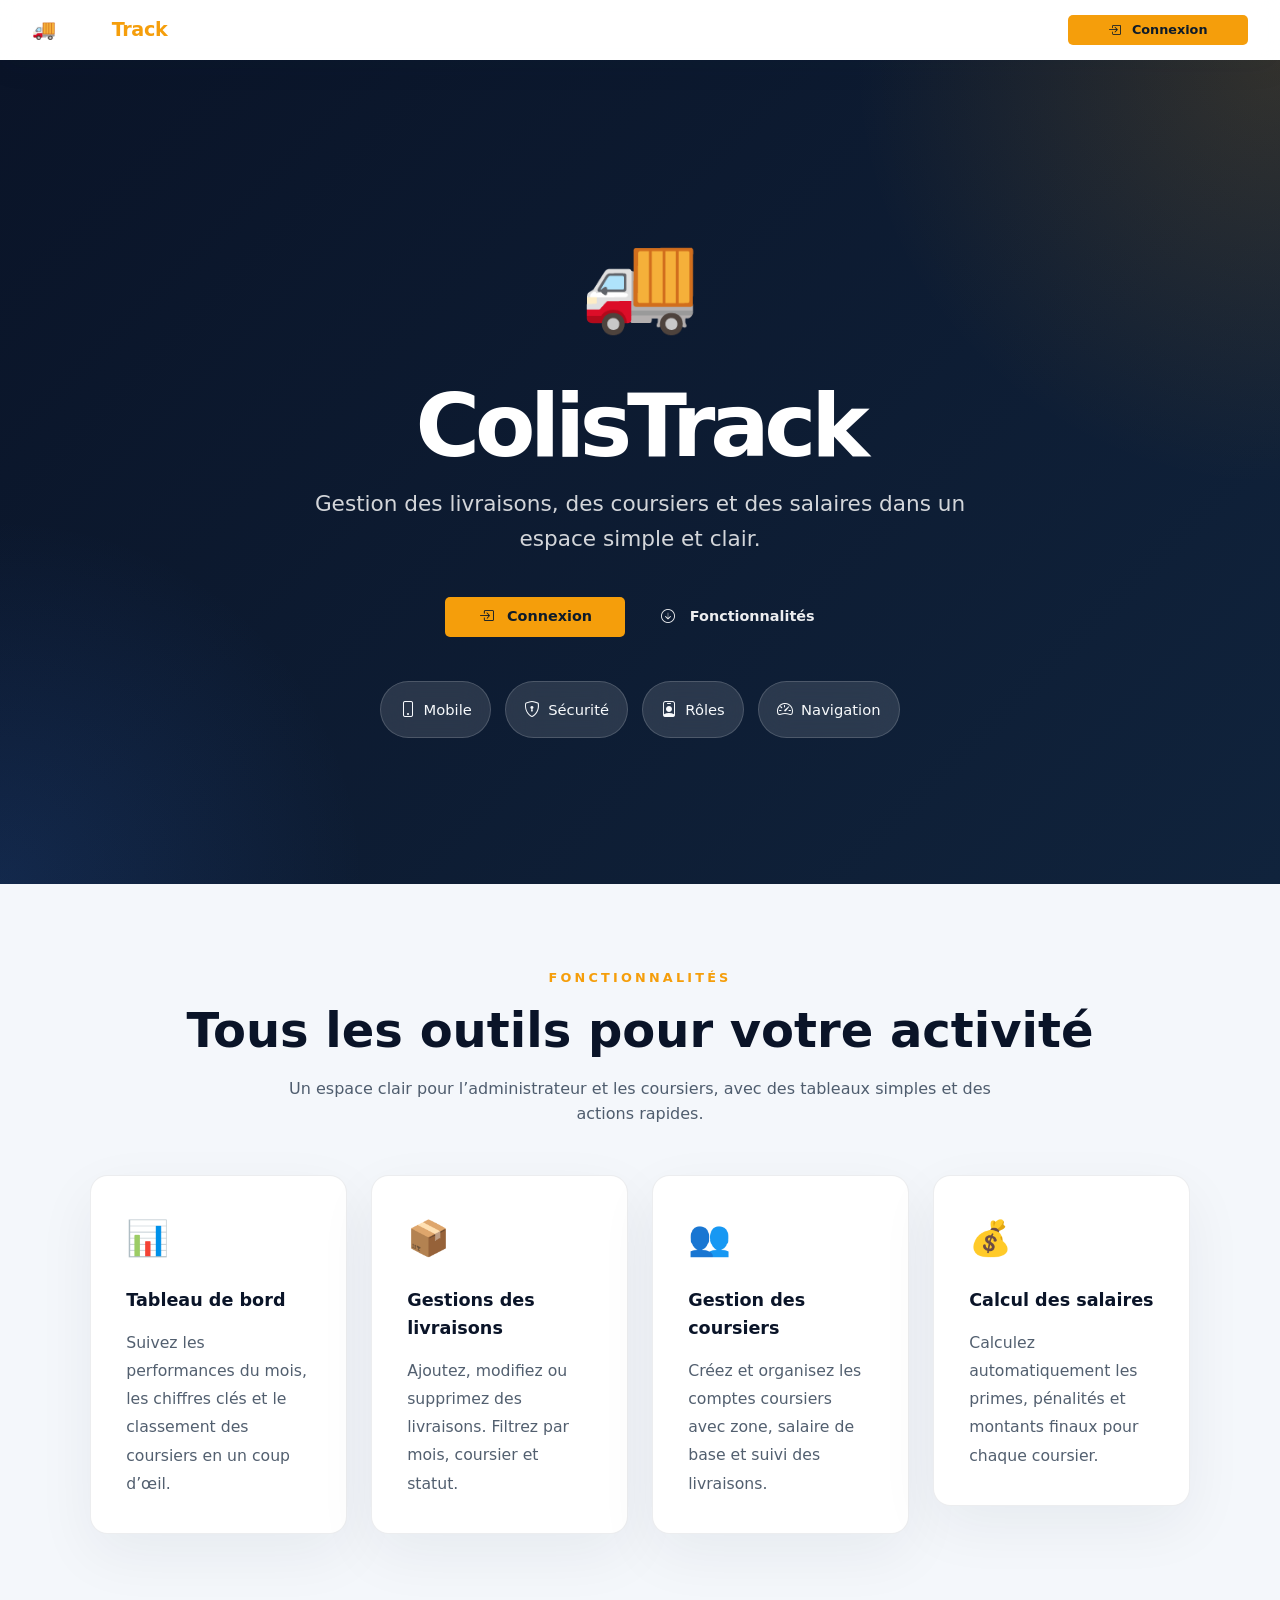
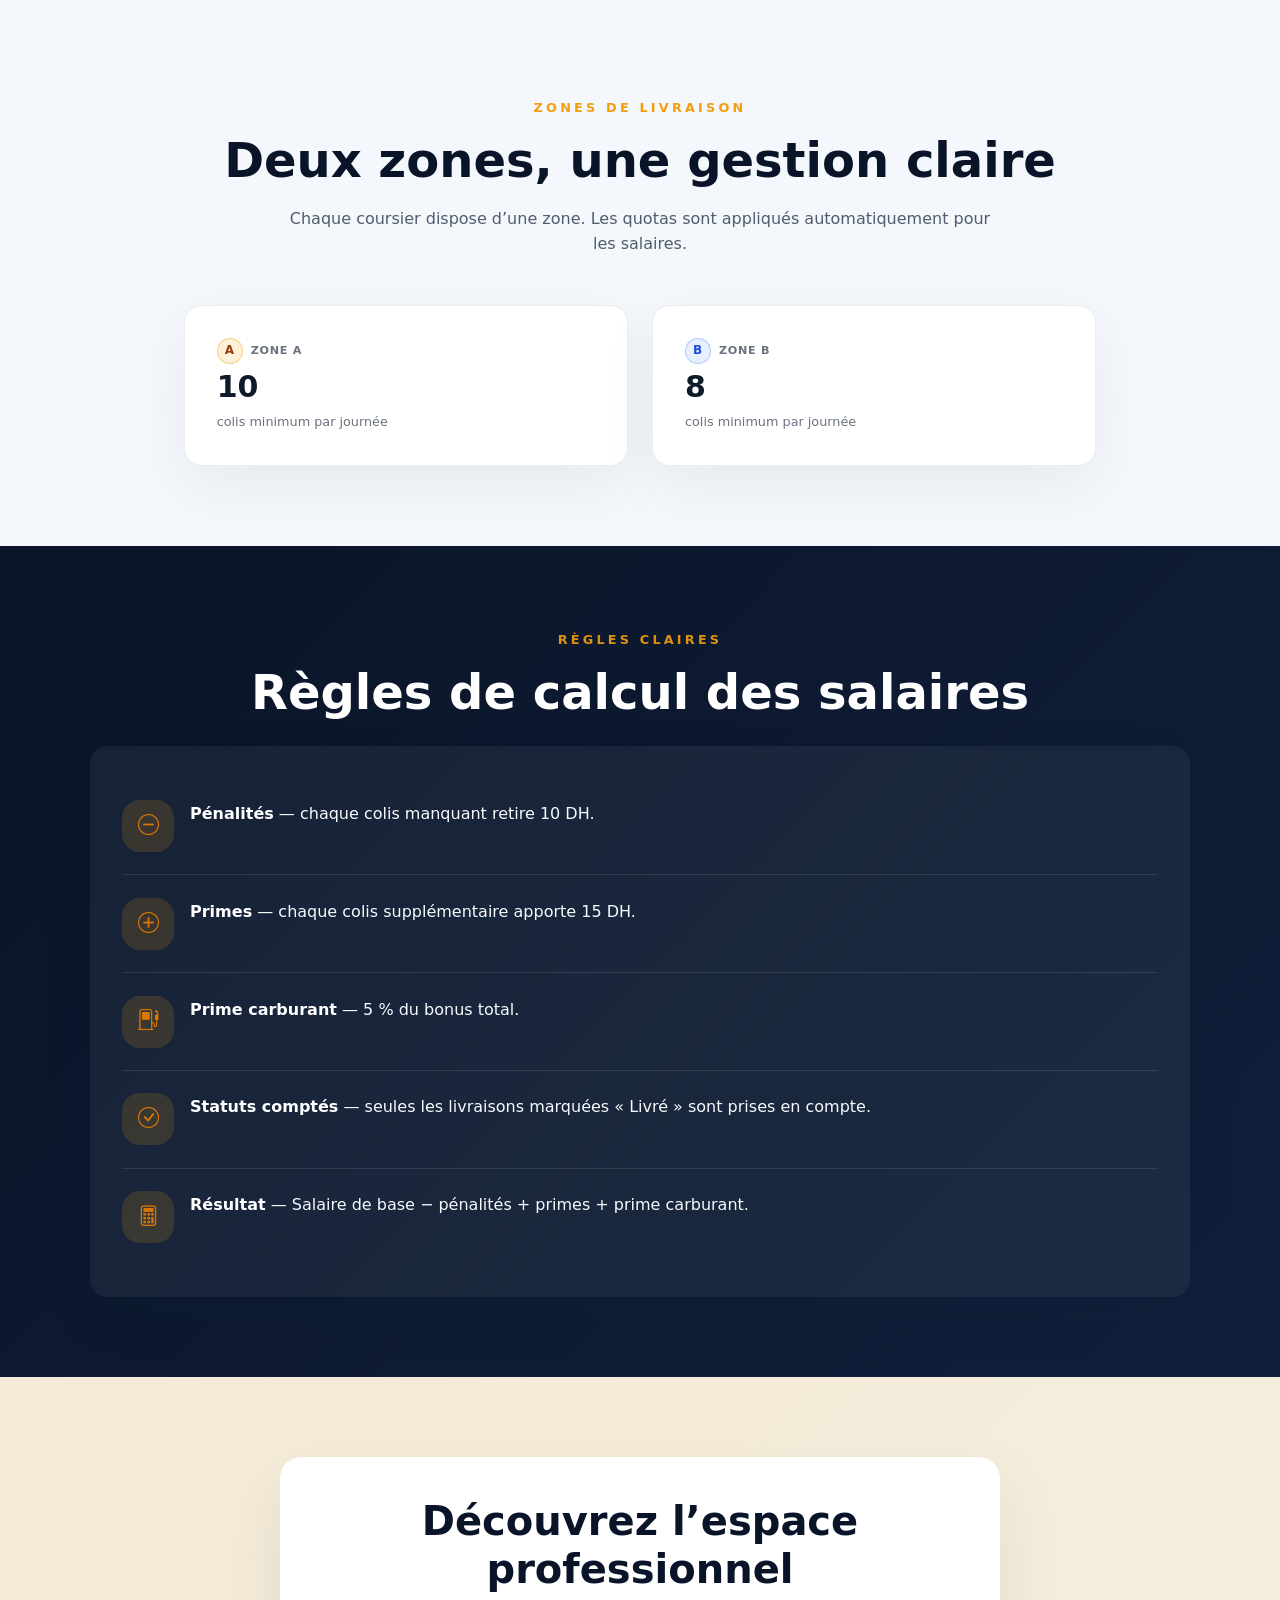
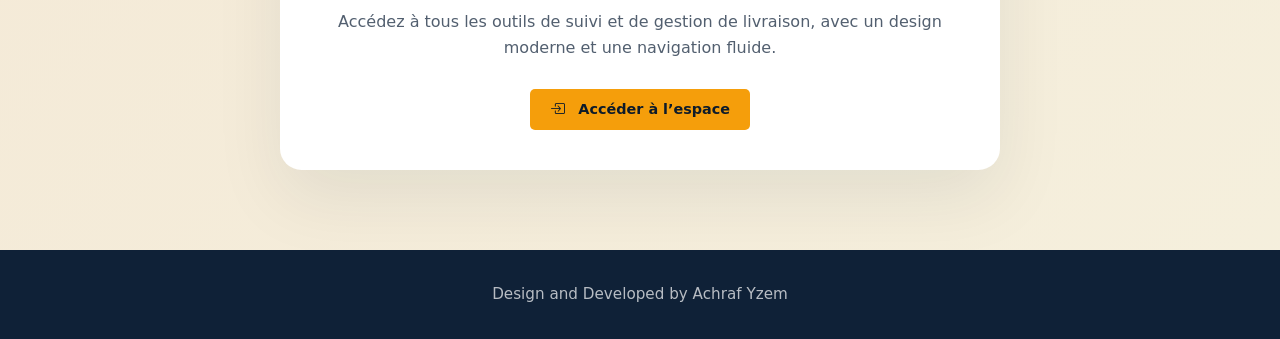
<file: index.html>
<!DOCTYPE html>
<html lang="fr">

<head>
    <meta charset="UTF-8">
    <meta name="viewport" content="width=device-width, initial-scale=1.0">
    <title>ColisTrack — Gestion des livraisons</title>

    <link rel="stylesheet" href="https://cdn.jsdelivr.net/npm/bootstrap@5.3.2/dist/css/bootstrap.min.css">
    <link rel="stylesheet" href="https://cdn.jsdelivr.net/npm/bootstrap-icons@1.11.3/font/bootstrap-icons.min.css">
    <link rel="stylesheet" href="assets/css/styles.css">

    <style>
        :root {
            --surface: #ffffff;
            --surface-soft: #f4f7fb;
            --text: #0f2137;
            --text-muted: rgba(15, 33, 55, 0.72);
            --accent: #f59e0b;
            --accent-strong: #d97706;
            --dark: #0a1428;
            --dark-soft: #142b4d;
            --border: rgba(15, 33, 55, 0.08);
        }

        * {
            box-sizing: border-box;
        }

        body {
            margin: 0;
            font-family: Inter, system-ui, -apple-system, BlinkMacSystemFont, "Segoe UI", sans-serif;
            background: #f4f7fb;
            color: var(--text);
            line-height: 1.6;
        }

        .app-header {
            display: flex;
            justify-content: space-between;
            align-items: center;
            padding: 1.25rem 2rem;
            position: sticky;
            top: 0;
            z-index: 20;
            background: rgba(255, 255, 255, 0.92);
            backdrop-filter: blur(12px);
            box-shadow: 0 8px 30px rgba(15, 33, 55, 0.06);
        }

        .brand {
            font-size: 1.25rem;
            font-weight: 800;
            color: var(--text);
            text-decoration: none;
        }

        .brand span {
            color: var(--accent);
        }

        .hero {
            min-height: calc(100vh - 76px);
            background: radial-gradient(circle at top right, rgba(245, 158, 11, 0.16), transparent 28%),
                radial-gradient(circle at bottom left, rgba(59, 130, 246, 0.14), transparent 24%),
                linear-gradient(135deg, #0a1428 0%, #10233c 100%);
            display: flex;
            align-items: center;
            justify-content: center;
            text-align: center;
            padding: 4.5rem 1.5rem;
            overflow: hidden;
        }

        .hero-content {
            max-width: 760px;
            position: relative;
            z-index: 1;
        }

        .hero-emoji {
            font-size: clamp(3.5rem, 10vw, 6rem);
            margin-bottom: 1.5rem;
            animation: float 3s ease-in-out infinite;
        }

        @keyframes float {

            0%,
            100% {
                transform: translateY(0);
            }

            50% {
                transform: translateY(-18px);
            }
        }

        .hero-title {
            font-size: clamp(3rem, 8vw, 5.5rem);
            font-weight: 900;
            color: #ffffff;
            letter-spacing: -0.06em;
            margin-bottom: 1.25rem;
            line-height: 0.95;
        }

        .hero-tagline {
            color: rgba(255, 255, 255, 0.82);
            font-size: clamp(1rem, 2.3vw, 1.35rem);
            max-width: 700px;
            margin: 0 auto 2.5rem;
        }

        .hero-actions {
            display: flex;
            justify-content: center;
            flex-wrap: wrap;
            gap: 1rem;
            margin-bottom: 2.75rem;
        }

        .hero-badges {
            display: flex;
            flex-wrap: wrap;
            justify-content: center;
            gap: 0.85rem;
        }

        .hero-badge {
            display: inline-flex;
            align-items: center;
            gap: 0.5rem;
            background: rgba(255, 255, 255, 0.12);
            border: 1px solid rgba(255, 255, 255, 0.16);
            color: #f8fafc;
            padding: 0.9rem 1.15rem;
            border-radius: 999px;
            font-size: 0.92rem;
            backdrop-filter: blur(15px);
        }

        .hero-badge i {
            font-size: 1rem;
        }

        .button-primary {
            min-width: 180px;
        }

        .features-section,
        .zones-section,
        .rules-section,
        .cta-section {
            padding: 5rem 1.5rem;
        }

        .section-wrapper {
            max-width: 1100px;
            margin: 0 auto;
        }

        .section-eyebrow {
            display: inline-block;
            margin-bottom: 0.85rem;
            font-size: 0.8rem;
            font-weight: 700;
            letter-spacing: 0.25em;
            text-transform: uppercase;
            color: var(--accent);
        }

        .section-title {
            font-size: clamp(2.1rem, 5vw, 3rem);
            font-weight: 900;
            margin-bottom: 1rem;
            color: var(--dark);
        }

        .section-text {
            max-width: 720px;
            margin: 0 auto 3rem;
            color: var(--text-muted);
            font-size: 1rem;
        }

        .row.g-4 {
            row-gap: 1.5rem;
        }

        .feature-card,
        .stat-card,
        .rule-card {
            background: #ffffff;
            border: 1px solid rgba(15, 33, 55, 0.08);
            border-radius: 1.1rem;
            box-shadow: 0 20px 60px rgba(15, 33, 55, 0.06);
            transition: transform 0.25s ease, box-shadow 0.25s ease;
        }

        .feature-card:hover,
        .stat-card:hover,
        .rule-card:hover {
            transform: translateY(-7px);
            box-shadow: 0 28px 70px rgba(15, 33, 55, 0.12);
        }

        .feature-card {
            padding: 2.2rem;
            min-height: 260px;
        }

        .feature-icon {
            font-size: 2.15rem;
            margin-bottom: 1.25rem;
        }

        .feature-title {
            font-size: 1.1rem;
            font-weight: 800;
            margin-bottom: 0.9rem;
            color: var(--dark);
        }

        .feature-desc {
            color: var(--text-muted);
            font-size: 0.98rem;
            line-height: 1.8;
            margin: 0;
        }

        .stat-card {
            padding: 2rem;
        }

        .stat-label {
            font-size: 0.95rem;
            font-weight: 700;
            margin-bottom: 1rem;
            color: var(--text);
        }

        .stat-value {
            font-size: 3rem;
            font-weight: 900;
            margin-bottom: 0.65rem;
            color: var(--dark);
        }

        .stat-sub {
            color: var(--text-muted);
            font-size: 0.95rem;
        }

        .rule-item {
            display: flex;
            gap: 1rem;
            padding: 1.4rem 0;
            border-bottom: 1px solid rgba(255, 255, 255, 0.1);
        }

        .rule-item:last-child {
            border-bottom: none;
        }

        .rule-icon {
            width: 52px;
            min-width: 52px;
            height: 52px;
            border-radius: 18px;
            display: grid;
            place-items: center;
            background: rgba(245, 158, 11, 0.15);
            color: var(--accent-strong);
            font-size: 1.3rem;
        }

        .rule-text {
            color: #f8fafc;
            font-size: 1rem;
            line-height: 1.7;
            margin: 0;
        }

        .rule-text strong {
            color: #ffffff;
        }

        .rules-section {
            background: linear-gradient(135deg, #0a1428 0%, #10203b 100%);
            color: #ffffff;
        }

        .cta-section {
            background: linear-gradient(135deg, rgba(245, 158, 11, 0.15), rgba(251, 191, 36, 0.14));
        }

        .cta-card {
            max-width: 720px;
            margin: 0 auto;
            border-radius: 1.35rem;
            padding: 2.5rem 2rem;
            background: #ffffff;
            box-shadow: 0 28px 70px rgba(15, 33, 55, 0.08);
            text-align: center;
        }

        .cta-title {
            font-size: clamp(1.8rem, 4vw, 2.5rem);
            font-weight: 900;
            margin-bottom: 1rem;
            color: var(--dark);
        }

        .cta-text {
            color: var(--text-muted);
            margin-bottom: 1.8rem;
        }

        .site-footer {
            background: #0f2137;
            padding: 2rem 1.5rem;
            text-align: center;
            color: rgba(255, 255, 255, 0.7);
            font-size: 0.95rem;
        }

        .site-footer p {
            margin: 0;
        }

        @media (max-width: 768px) {
            .app-header {
                padding: 1rem 1rem;
            }

            .hero {
                padding: 4rem 1rem;
            }

            .hero-tagline {
                font-size: 1rem;
            }

            .feature-card,
            .stat-card {
                padding: 1.75rem;
            }

            .rule-item {
                flex-direction: column;
                gap: 0.75rem;
            }
        }
    </style>
</head>

<body>

    <header class="app-header">
        <a href="index.html" class="brand">🚚 Colis<span>Track</span></a>
        <a href="main.html" class="btn btn-primary btn-sm button-primary">
            <i class="bi bi-box-arrow-in-right me-1"></i>Connexion
        </a>
    </header>

    <section class="hero">
        <div class="hero-content">
            <div class="hero-emoji">🚚</div>
            <h1 class="hero-title">Colis<span>Track</span></h1>
            <p class="hero-tagline">Gestion des livraisons, des coursiers et des salaires dans un espace simple et
                clair.</p>

            <div class="hero-actions">
                <a href="main.html" class="btn btn-primary btn-lg button-primary">
                    <i class="bi bi-box-arrow-in-right me-2"></i>Connexion
                </a>
                <a href="#fonctionnalites" class="btn btn-outline-light btn-lg"
                    style="border-color: rgba(255,255,255,.3); color: rgba(255,255,255,.92);">
                    <i class="bi bi-arrow-down-circle me-2"></i>Fonctionnalités
                </a>
            </div>

            <div class="hero-badges">
                <span class="hero-badge"><i class="bi bi-phone"></i>Mobile</span>
                <span class="hero-badge"><i class="bi bi-shield-lock"></i>Sécurité</span>
                <span class="hero-badge"><i class="bi bi-person-badge"></i>Rôles</span>
                <span class="hero-badge"><i class="bi bi-speedometer2"></i>Navigation</span>
            </div>
        </div>
    </section>

    <section class="features-section" id="fonctionnalites">
        <div class="section-wrapper">
            <div class="text-center">
                <p class="section-eyebrow">Fonctionnalités</p>
                <h2 class="section-title">Tous les outils pour votre activité</h2>
                <p class="section-text">Un espace clair pour l’administrateur et les coursiers, avec des tableaux
                    simples et des actions rapides.</p>
            </div>

            <div class="row g-4">
                <div class="col-sm-6 col-xl-3">
                    <div class="feature-card">
                        <div class="feature-icon">📊</div>
                        <p class="feature-title">Tableau de bord</p>
                        <p class="feature-desc">Suivez les performances du mois, les chiffres clés et le classement des
                            coursiers en un coup d’œil.</p>
                    </div>
                </div>
                <div class="col-sm-6 col-xl-3">
                    <div class="feature-card">
                        <div class="feature-icon">📦</div>
                        <p class="feature-title">Gestions des livraisons</p>
                        <p class="feature-desc">Ajoutez, modifiez ou supprimez des livraisons. Filtrez par mois,
                            coursier et statut.</p>
                    </div>
                </div>
                <div class="col-sm-6 col-xl-3">
                    <div class="feature-card">
                        <div class="feature-icon">👥</div>
                        <p class="feature-title">Gestion des coursiers</p>
                        <p class="feature-desc">Créez et organisez les comptes coursiers avec zone, salaire de base et
                            suivi des livraisons.</p>
                    </div>
                </div>
                <div class="col-sm-6 col-xl-3">
                    <div class="feature-card">
                        <div class="feature-icon">💰</div>
                        <p class="feature-title">Calcul des salaires</p>
                        <p class="feature-desc">Calculez automatiquement les primes, pénalités et montants finaux pour
                            chaque coursier.</p>
                    </div>
                </div>
            </div>
        </div>
    </section>

    <section class="zones-section">
        <div class="section-wrapper">
            <div class="text-center mb-4">
                <p class="section-eyebrow">Zones de livraison</p>
                <h2 class="section-title">Deux zones, une gestion claire</h2>
                <p class="section-text">Chaque coursier dispose d’une zone. Les quotas sont appliqués automatiquement
                    pour les salaires.</p>
            </div>

            <div class="row g-4 justify-content-center">
                <div class="col-sm-5">
                    <div class="stat-card">
                        <div class="stat-label"><span class="zone-badge zone-a me-2">A</span>Zone A</div>
                        <div class="stat-value">10</div>
                        <div class="stat-sub">colis minimum par journée</div>
                    </div>
                </div>
                <div class="col-sm-5">
                    <div class="stat-card">
                        <div class="stat-label"><span class="zone-badge zone-b me-2">B</span>Zone B</div>
                        <div class="stat-value">8</div>
                        <div class="stat-sub">colis minimum par journée</div>
                    </div>
                </div>
            </div>
        </div>
    </section>

    <section class="rules-section">
        <div class="section-wrapper">
            <div class="text-center mb-4">
                <p class="section-eyebrow" style="color: rgba(245, 158, 11, 0.9);">Règles claires</p>
                <h2 class="section-title" style="color: #ffffff;">Règles de calcul des salaires</h2>
            </div>

            <div class="rule-card" style="padding: 2rem; border: none; background: rgba(255,255,255,0.05);">
                <div class="rule-item">
                    <div class="rule-icon"><i class="bi bi-dash-circle"></i></div>
                    <p class="rule-text"><strong>Pénalités</strong> — chaque colis manquant retire 10 DH.</p>
                </div>
                <div class="rule-item">
                    <div class="rule-icon"><i class="bi bi-plus-circle"></i></div>
                    <p class="rule-text"><strong>Primes</strong> — chaque colis supplémentaire apporte 15 DH.</p>
                </div>
                <div class="rule-item">
                    <div class="rule-icon"><i class="bi bi-fuel-pump"></i></div>
                    <p class="rule-text"><strong>Prime carburant</strong> — 5 % du bonus total.</p>
                </div>
                <div class="rule-item">
                    <div class="rule-icon"><i class="bi bi-check-circle"></i></div>
                    <p class="rule-text"><strong>Statuts comptés</strong> — seules les livraisons marquées « Livré »
                        sont prises en compte.</p>
                </div>
                <div class="rule-item">
                    <div class="rule-icon"><i class="bi bi-calculator"></i></div>
                    <p class="rule-text"><strong>Résultat</strong> — Salaire de base − pénalités + primes + prime
                        carburant.</p>
                </div>
            </div>
        </div>
    </section>

    <section class="cta-section">
        <div class="cta-card">
            <h2 class="cta-title">Découvrez l’espace professionnel</h2>
            <p class="cta-text">Accédez à tous les outils de suivi et de gestion de livraison, avec un design moderne et
                une navigation fluide.</p>
            <a href="main.html" class="btn btn-primary btn-lg button-primary">
                <i class="bi bi-box-arrow-in-right me-2"></i>Accéder à l’espace
            </a>
        </div>
    </section>

    <footer class="site-footer">
        <p>Design and Developed by Achraf Yzem</p>
    </footer>

    <script src="https://code.jquery.com/jquery-3.7.1.min.js"></script>
    <script src="https://cdn.jsdelivr.net/npm/bootstrap@5.3.2/dist/js/bootstrap.bundle.min.js"></script>
</body>

</html>
</file>
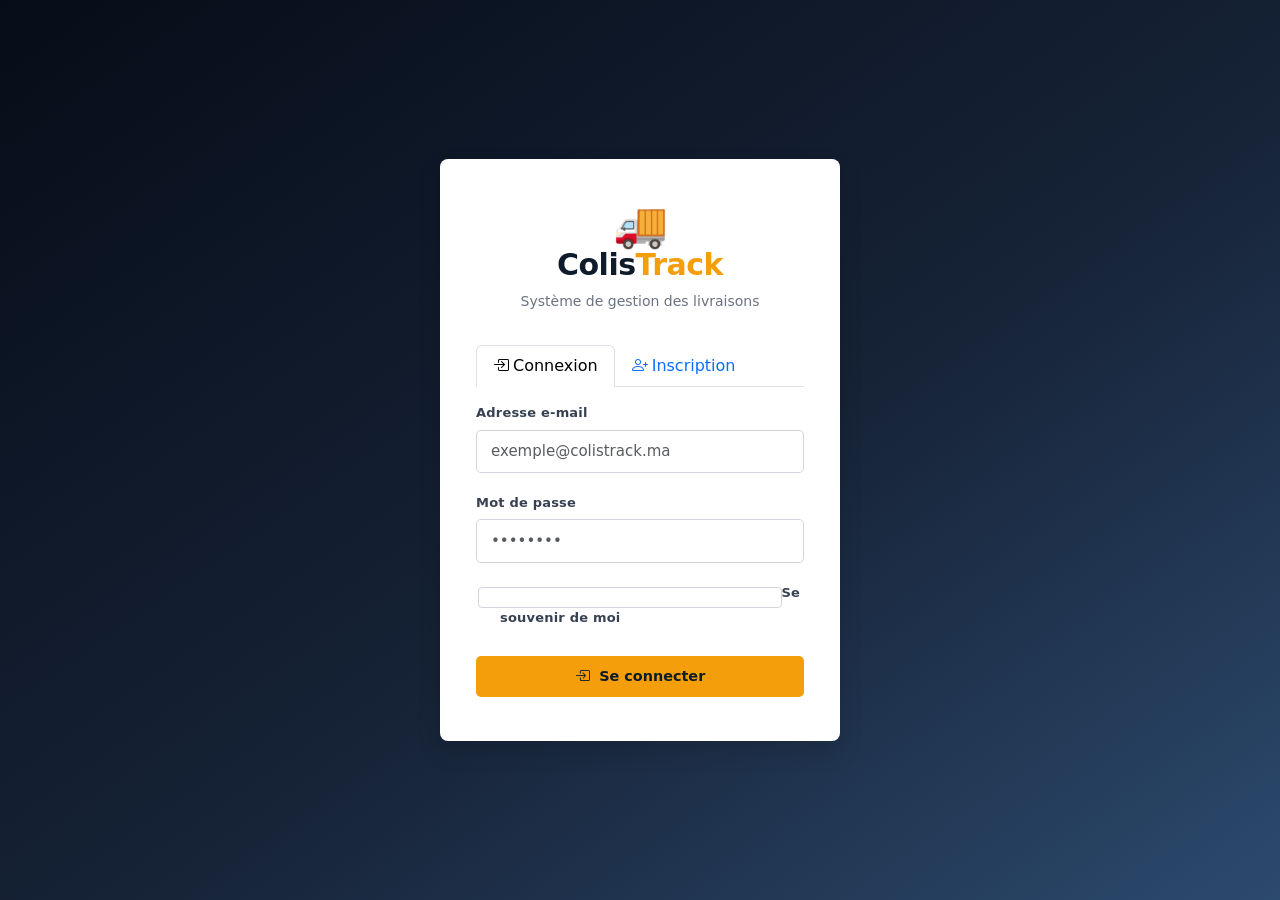
<file: main.html>
<!DOCTYPE html>
<html lang="fr">
<head>
    <meta charset="UTF-8">
    <meta name="viewport" content="width=device-width, initial-scale=1.0">
    <title>ColisTrack | Connexion</title>

    <!-- Bootstrap 5 -->
    <link rel="stylesheet" href="https://cdn.jsdelivr.net/npm/bootstrap@5.3.2/dist/css/bootstrap.min.css">
    <!-- Bootstrap Icons -->
    <link rel="stylesheet" href="https://cdn.jsdelivr.net/npm/bootstrap-icons@1.11.3/font/bootstrap-icons.min.css">
    <!-- ColisTrack design system -->
    <link rel="stylesheet" href="assets/css/styles.css">
</head>
<body>

<div class="login-wrapper">
    <div class="login-card">

        <!-- ── Logo ──────────────────────────────────────────────── -->
        <div class="login-logo">
            <div style="font-size: 2.75rem; line-height: 1;">🚚</div>
            <h1>Colis<span>Track</span></h1>
            <p>Système de gestion des livraisons</p>
        </div>

        <!-- ── Onglets ────────────────────────────────────────────── -->
        <ul class="nav nav-tabs mb-3" id="authTabs" role="tablist">
            <li class="nav-item" role="presentation">
                <button class="nav-link active"
                        id="connexion-tab"
                        data-bs-toggle="tab"
                        data-bs-target="#connexion"
                        type="button"
                        role="tab"
                        aria-controls="connexion"
                        aria-selected="true">
                    <i class="bi bi-box-arrow-in-right me-1"></i>Connexion
                </button>
            </li>
            <li class="nav-item" role="presentation">
                <button class="nav-link"
                        id="inscription-tab"
                        data-bs-toggle="tab"
                        data-bs-target="#inscription"
                        type="button"
                        role="tab"
                        aria-controls="inscription"
                        aria-selected="false">
                    <i class="bi bi-person-plus me-1"></i>Inscription
                </button>
            </li>
        </ul>

        <div class="tab-content" id="authTabsContent">

            <!-- ════════════════════════════════════════════════════ -->
            <!-- Onglet 1 — Connexion                                 -->
            <!-- ════════════════════════════════════════════════════ -->
            <div class="tab-pane fade show active"
                 id="connexion"
                 role="tabpanel"
                 aria-labelledby="connexion-tab">

                <!-- Zone d'erreur -->
                <div id="login-error" class="alert alert-error hidden" role="alert"></div>

                <form id="login-form" novalidate>

                    <div class="form-group">
                        <label for="login-email">Adresse e-mail</label>
                        <input type="email"
                               id="login-email"
                               name="email"
                               class="form-control"
                               placeholder="exemple@colistrack.ma"
                               autocomplete="email"
                               required>
                        <div class="invalid-feedback">
                            Veuillez saisir une adresse e-mail valide.
                        </div>
                    </div>

                    <div class="form-group">
                        <label for="login-password">Mot de passe</label>
                        <input type="password"
                               id="login-password"
                               name="password"
                               class="form-control"
                               placeholder="••••••••"
                               autocomplete="current-password"
                               required>
                        <div class="invalid-feedback">
                            Le mot de passe est requis.
                        </div>
                    </div>

                    <div class="form-group">
                        <div class="form-check">
                            <input class="form-check-input"
                                   type="checkbox"
                                   id="remember-me"
                                   name="remember">
                            <label class="form-check-label" for="remember-me">
                                Se souvenir de moi
                            </label>
                        </div>
                    </div>

                    <button type="submit" class="btn btn-primary btn-full mt-2">
                        <i class="bi bi-box-arrow-in-right me-1"></i>Se connecter
                    </button>

                </form>
            </div>

            <!-- ════════════════════════════════════════════════════ -->
            <!-- Onglet 2 — Inscription                               -->
            <!-- ════════════════════════════════════════════════════ -->
            <div class="tab-pane fade"
                 id="inscription"
                 role="tabpanel"
                 aria-labelledby="inscription-tab">

                <!-- Zones de retour -->
                <div id="register-error"   class="alert alert-error   hidden" role="alert"></div>
                <div id="register-success" class="alert alert-success  hidden" role="alert"></div>

                <form id="register-form" novalidate>

                    <div class="form-group">
                        <label for="reg-nom">Nom complet</label>
                        <input type="text"
                               id="reg-nom"
                               name="nom"
                               class="form-control"
                               placeholder="Ex : Youssef Alaoui"
                               autocomplete="name"
                               minlength="3"
                               required>
                        <div class="invalid-feedback">
                            Le nom complet est requis (minimum 3 caractères).
                        </div>
                    </div>

                    <div class="form-group">
                        <label for="reg-zone">Zone de livraison</label>
                        <select id="reg-zone"
                                name="zone"
                                class="form-select"
                                required>
                            <option value="" selected disabled>Sélectionner une zone</option>
                            <option value="A">Zone A — 10 colis/jour</option>
                            <option value="B">Zone B — 8 colis/jour</option>
                        </select>
                        <div class="invalid-feedback">
                            Veuillez sélectionner une zone de livraison.
                        </div>
                    </div>

                    <div class="form-group">
                        <label for="reg-salaire">Salaire de base (DH)</label>
                        <input type="number"
                               id="reg-salaire"
                               name="salaire_base"
                               class="form-control"
                               placeholder="Ex : 2 800"
                               min="1500"
                               step="50"
                               required>
                        <div class="invalid-feedback">
                            Le salaire de base doit être d'au moins 1 500 DH.
                        </div>
                    </div>

                    <div class="form-group">
                        <label for="reg-email">Adresse e-mail</label>
                        <input type="email"
                               id="reg-email"
                               name="email"
                               class="form-control"
                               placeholder="exemple@colistrack.ma"
                               autocomplete="email"
                               required>
                        <div class="invalid-feedback">
                            Veuillez saisir une adresse e-mail valide.
                        </div>
                    </div>

                    <div class="form-group">
                        <label for="reg-password">Mot de passe</label>
                        <input type="password"
                               id="reg-password"
                               name="password"
                               class="form-control"
                               placeholder="••••••••"
                               autocomplete="new-password"
                               minlength="6"
                               required>
                        <div class="invalid-feedback">
                            Le mot de passe doit contenir au moins 6 caractères.
                        </div>
                    </div>

                    <div class="form-group">
                        <label for="reg-confirm">Confirmer le mot de passe</label>
                        <input type="password"
                               id="reg-confirm"
                               name="confirm"
                               class="form-control"
                               placeholder="••••••••"
                               autocomplete="new-password"
                               required>
                        <div class="invalid-feedback">
                            Les mots de passe ne correspondent pas.
                        </div>
                    </div>

                    <button type="submit" class="btn btn-secondary btn-full mt-2">
                        <i class="bi bi-person-check me-1"></i>Créer le compte
                    </button>

                </form>
            </div>
            <!-- ════════════════════════════════════════════════════ -->

        </div><!-- /tab-content -->
    </div><!-- /login-card -->
</div><!-- /login-wrapper -->

<!-- ── Scripts ──────────────────────────────────────────────────── -->
<script src="https://code.jquery.com/jquery-3.7.1.min.js"></script>
<script src="https://cdn.jsdelivr.net/npm/bootstrap@5.3.2/dist/js/bootstrap.bundle.min.js"></script>
<script src="scripts/db.js"></script>
<script src="scripts/index.js"></script>

</body>
</html>
</file>
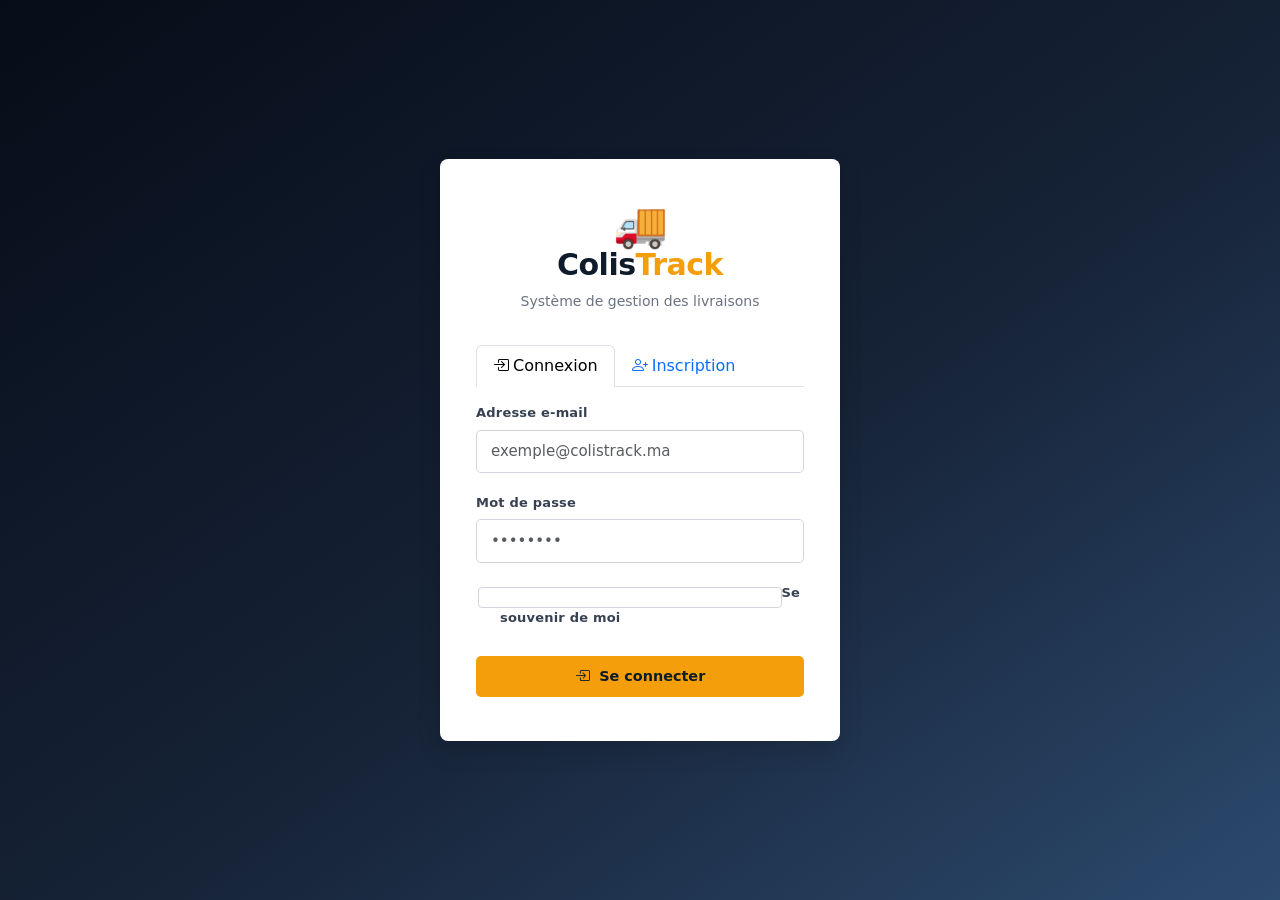
<file: pages/coursiers.html>
<!DOCTYPE html>
<html lang="fr">
<head>
    <meta charset="UTF-8">
    <meta name="viewport" content="width=device-width, initial-scale=1.0">
    <title>ColisTrack | Coursiers</title>

    <link rel="stylesheet" href="https://cdn.jsdelivr.net/npm/bootstrap@5.3.2/dist/css/bootstrap.min.css">
    <link rel="stylesheet" href="https://cdn.jsdelivr.net/npm/bootstrap-icons@1.11.3/font/bootstrap-icons.min.css">
    <link rel="stylesheet" href="../assets/css/styles.css">
</head>
<body>

<!-- ══════════════════════════════════════════════════════════════════════
     Barre de navigation
══════════════════════════════════════════════════════════════════════ -->
<header class="app-header">

    <a href="dashboard.html" class="brand">🚚 Colis<span>Track</span></a>

    <nav>
        <a href="dashboard.html">
            <i class="bi bi-speedometer2"></i> Tableau de bord
        </a>
        <a href="livraisons.html">
            <i class="bi bi-box-seam"></i> Livraisons
        </a>
        <a href="coursiers.html" class="active admin-seulement">
            <i class="bi bi-people"></i> Coursiers
        </a>
         <a href="salaires.html" class="admin-seulement">
            <i class="bi bi-cash-coin"></i> Salaires
        </a>
    </nav>

    <div class="d-flex align-items-center gap-3">
        <span style="color: rgba(255,255,255,0.65); font-size: 0.875rem;">
            <i class="bi bi-person-circle me-1"></i>
            <span id="nom-utilisateur"></span>
        </span>
        <button class="logout-btn" onclick="deconnecter()">
            <i class="bi bi-box-arrow-right me-1"></i>Déconnexion
        </button>
    </div>

</header>

<!-- ══════════════════════════════════════════════════════════════════════
     Contenu principal
══════════════════════════════════════════════════════════════════════ -->
<main class="page-content">

    <!-- ── Bannière administrateurs ────────────────────────────────── -->
    <div class="alert alert-warning d-flex align-items-center gap-2 mb-4" role="alert">
        <i class="bi bi-shield-lock-fill" style="font-size: 1.1rem;"></i>
        <span>
            <strong>Accès restreint</strong> — Cette page est réservée aux administrateurs du système.
            Toute modification est définitive et enregistrée immédiatement.
        </span>
    </div>

    <!-- ── En-tête de page ─────────────────────────────────────────── -->
    <div class="page-header">
        <h2>Gestion des Coursiers</h2>
        <button class="btn btn-primary" id="btn-nouveau-coursier">
            <i class="bi bi-person-plus me-1"></i>Nouveau coursier
        </button>
    </div>

    <!-- ── Tableau des coursiers ────────────────────────────────────── -->
    <div class="table-wrapper">
        <table>
            <thead>
                <tr>
                    <th>Nom complet</th>
                    <th>Adresse e-mail</th>
                    <th style="width: 80px;">Zone</th>
                    <th>Salaire de base</th>
                    <th>Total livraisons</th>
                    <th style="width: 120px;">Actions</th>
                </tr>
            </thead>
            <tbody id="coursiers-body">
                <!-- rempli par coursiers.js -->
            </tbody>
        </table>
    </div>

</main>

<!-- ══════════════════════════════════════════════════════════════════════
     Modal — Ajouter / Modifier un coursier
══════════════════════════════════════════════════════════════════════ -->
<div class="modal fade" id="modal-coursier" tabindex="-1"
     aria-labelledby="modal-coursier-titre" aria-hidden="true">
    <div class="modal-dialog modal-dialog-centered">
        <div class="modal-content" style="border: none; border-radius: var(--radius); overflow: hidden;">

            <div class="modal-header" style="background: var(--navy-900); border-bottom: none;">
                <h5 class="modal-title text-white fw-bold" id="modal-coursier-titre">
                    Nouveau coursier
                </h5>
                <button type="button" class="btn-close btn-close-white"
                        data-bs-dismiss="modal" aria-label="Fermer"></button>
            </div>

            <div class="modal-body p-4">
                <form id="form-coursier" novalidate>

                    <!-- Champ caché — id (vide = mode ajout) -->
                    <input type="hidden" id="crs-id">

                    <!-- Nom complet -->
                    <div class="form-group">
                        <label for="crs-nom">Nom complet</label>
                        <input type="text" id="crs-nom" class="form-control"
                               placeholder="Ex : Youssef Alaoui" required>
                        <div class="invalid-feedback">
                            Le nom est requis et ne peut contenir que des lettres, espaces ou tirets.
                        </div>
                    </div>

                    <!-- Zone -->
                    <div class="form-group">
                        <label for="crs-zone">Zone de livraison</label>
                        <select id="crs-zone" class="form-select" required>
                            <option value="" disabled selected>Sélectionner une zone</option>
                            <option value="A">Zone A — 10 colis/jour</option>
                            <option value="B">Zone B — 8 colis/jour</option>
                        </select>
                        <div class="invalid-feedback">
                            Veuillez sélectionner une zone.
                        </div>
                    </div>

                    <!-- Salaire de base -->
                    <div class="form-group">
                        <label for="crs-salaire">Salaire de base (DH)</label>
                        <input type="number" id="crs-salaire" class="form-control"
                               min="1500" step="50" placeholder="Ex : 2 800" required>
                        <div class="invalid-feedback">
                            Le salaire de base doit être d'au moins 1 500 DH.
                        </div>
                    </div>

                    <!-- Email -->
                    <div class="form-group">
                        <label for="crs-email">Adresse e-mail</label>
                        <input type="email" id="crs-email" class="form-control"
                               placeholder="exemple@colistrack.ma" required>
                        <div class="invalid-feedback">
                            Veuillez saisir une adresse e-mail valide et non déjà utilisée.
                        </div>
                    </div>

                    <!-- Mot de passe -->
                    <div class="form-group mb-0">
                        <label for="crs-password">
                            Mot de passe
                            <small class="text-muted fw-normal">(Laisser vide si inchangé)</small>
                        </label>
                        <input type="password" id="crs-password" class="form-control"
                               placeholder="••••••••" autocomplete="new-password">
                        <div class="invalid-feedback">
                            Le mot de passe est requis pour un nouveau coursier (minimum 6 caractères).
                        </div>
                    </div>

                </form>
            </div>

            <div class="modal-footer" style="border-top: 1px solid var(--gray-200);">
                <button type="button" class="btn btn-outline" data-bs-dismiss="modal">
                    Annuler
                </button>
                <button type="button" class="btn btn-primary" id="btn-save-coursier">
                    <i class="bi bi-check2 me-1"></i>Enregistrer
                </button>
            </div>

        </div>
    </div>
</div>

<!-- ── Scripts ──────────────────────────────────────────────────────────── -->
<script src="https://code.jquery.com/jquery-3.7.1.min.js"></script>
<script src="https://cdn.jsdelivr.net/npm/bootstrap@5.3.2/dist/js/bootstrap.bundle.min.js"></script>
<script src="../scripts/session.js"></script>
<script src="../scripts/db.js"></script>
<script src="../scripts/coursiers.js"></script>

</body>
</html>
</file>
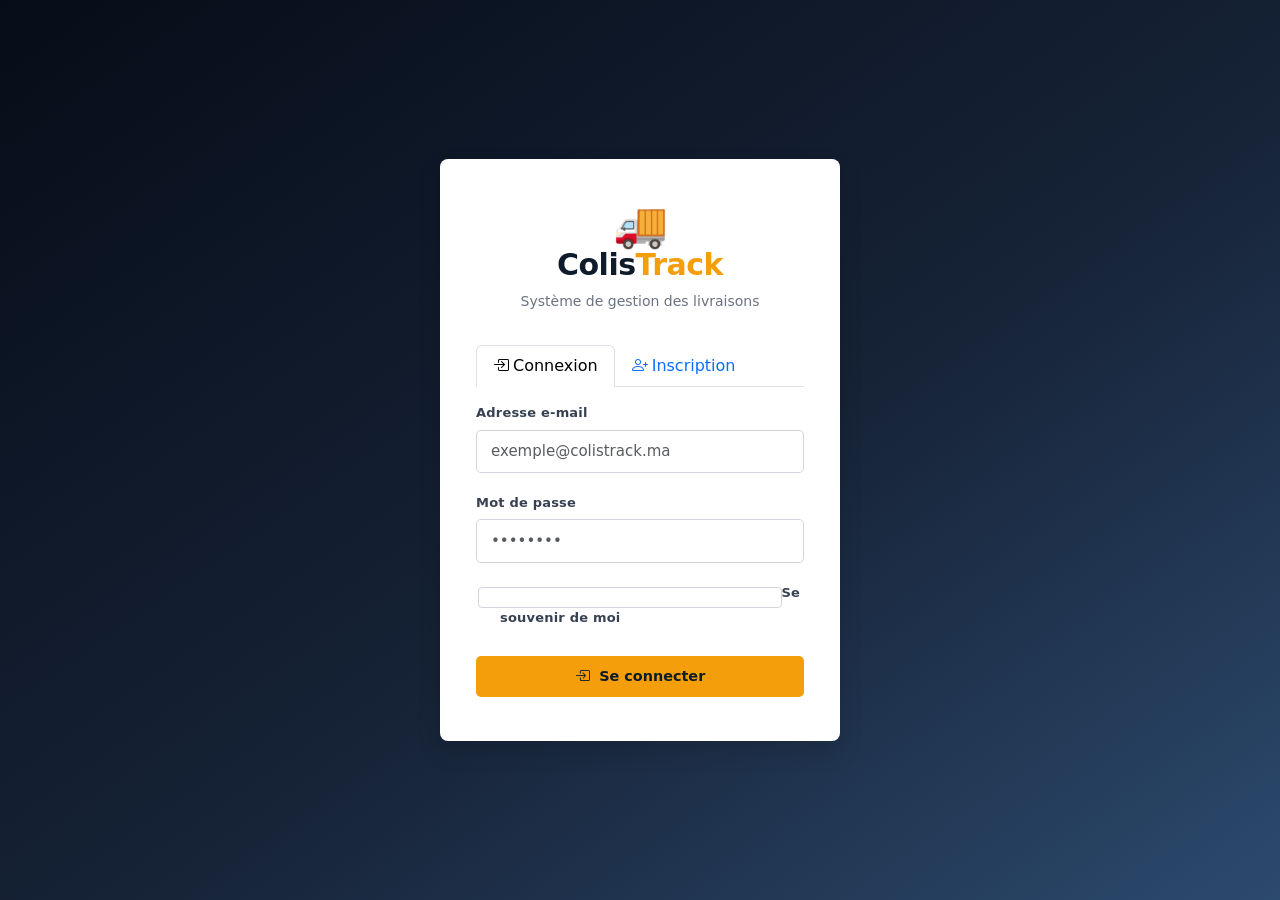
<file: pages/dashboard.html>
<!DOCTYPE html>
<html lang="fr">
<head>
    <meta charset="UTF-8">
    <meta name="viewport" content="width=device-width, initial-scale=1.0">
    <title>ColisTrack | Tableau de Bord</title>

    <!-- Bootstrap 5 -->
    <link rel="stylesheet" href="https://cdn.jsdelivr.net/npm/bootstrap@5.3.2/dist/css/bootstrap.min.css">
    <!-- Bootstrap Icons -->
    <link rel="stylesheet" href="https://cdn.jsdelivr.net/npm/bootstrap-icons@1.11.3/font/bootstrap-icons.min.css">
    <!-- ColisTrack design system -->
    <link rel="stylesheet" href="../assets/css/styles.css">

    <style>
        /* Badge "Dans les normes" — blue, not present in the base stylesheet */
        .badge-normes {
            background: var(--blue-100);
            color:      var(--blue-600);
        }
    </style>
</head>
<body>

<!-- ══════════════════════════════════════════════════════════════════════
     Barre de navigation
══════════════════════════════════════════════════════════════════════ -->
<header class="app-header">

    <!-- Marque -->
    <a href="dashboard.html" class="brand">🚚 Colis<span>Track</span></a>

    <!-- Liens de navigation -->
    <nav>
        <a href="dashboard.html" class="active">
            <i class="bi bi-speedometer2"></i> Tableau de bord
        </a>
        <a href="livraisons.html">
            <i class="bi bi-box-seam"></i> Livraisons
        </a>
        <a href="coursiers.html" class="admin-seulement">
            <i class="bi bi-people"></i> Coursiers
        </a>
         <a href="salaires.html" class="admin-seulement">
            <i class="bi bi-cash-coin"></i> Salaires
        </a>
    </nav>

    <!-- Utilisateur connecté -->
    <div class="d-flex align-items-center gap-3">
        <span style="color: rgba(255,255,255,0.65); font-size: 0.875rem;">
            <i class="bi bi-person-circle me-1"></i>
            <span id="nom-utilisateur"></span>
        </span>
        <button class="logout-btn" onclick="deconnecter()">
            <i class="bi bi-box-arrow-right me-1"></i>Déconnexion
        </button>
    </div>

</header>

<!-- ══════════════════════════════════════════════════════════════════════
     Contenu principal
══════════════════════════════════════════════════════════════════════ -->
<main class="page-content">

    <!-- ── En-tête de page ─────────────────────────────────────────── -->
    <div class="page-header">
        <h2>
            Tableau de Bord
            <span id="current-month"></span>
        </h2>
    </div>

    <!-- ── Cartes de statistiques ──────────────────────────────────── -->
    <div class="stats-grid">

        <div class="stat-card accent-navy">
            <div class="stat-label">
                <i class="bi bi-people me-1"></i>Coursiers actifs
            </div>
            <div class="stat-value" id="stat-coursiers">—</div>
            <div class="stat-sub">Équipe de livraison</div>
        </div>

        <div class="stat-card accent-amber">
            <div class="stat-label">
                <i class="bi bi-check2-circle me-1"></i>Livraisons réussies
            </div>
            <div class="stat-value" id="stat-livraisons">—</div>
            <div class="stat-sub">Colis livrés ce mois</div>
        </div>

        <div class="stat-card accent-green">
            <div class="stat-label">
                <i class="bi bi-graph-up me-1"></i>Taux de réussite
            </div>
            <div class="stat-value" id="stat-taux">—</div>
            <div class="stat-sub">Livrés vs total tournées</div>
        </div>

        <div class="stat-card accent-red">
            <div class="stat-label">
                <i class="bi bi-exclamation-triangle me-1"></i>Anomalies
            </div>
            <div class="stat-value" id="stat-anomalies">—</div>
            <div class="stat-sub">Retournés + En attente</div>
        </div>

    </div>

    <!-- ── Classement du mois ───────────────────────────────────────── -->
    <div class="table-wrapper">

        <!-- Titre du tableau -->
        <div class="px-4 py-3" style="border-bottom: 1px solid var(--gray-200);">
            <h5 class="mb-0 fw-bold" style="color: var(--navy-900);">
                <i class="bi bi-trophy me-2" style="color: var(--amber-500);"></i>
                Classement du mois
            </h5>
        </div>

        <table>
            <thead>
                <tr>
                    <th style="width: 56px;">#</th>
                    <th>Coursier</th>
                    <th style="width: 80px;">Zone</th>
                    <th>Colis livrés</th>
                    <th>Pénalités</th>
                    <th>Bonus</th>
                    <th>Performance</th>
                </tr>
            </thead>
            <tbody id="ranking-body">
                <!-- Rempli dynamiquement par dashboard.js -->
            </tbody>
        </table>

    </div><!-- /table-wrapper -->

</main>

<!-- ── Scripts ──────────────────────────────────────────────────────────── -->
<script src="https://code.jquery.com/jquery-3.7.1.min.js"></script>
<script src="https://cdn.jsdelivr.net/npm/bootstrap@5.3.2/dist/js/bootstrap.bundle.min.js"></script>
<script src="../scripts/session.js"></script>
<script src="../scripts/db.js"></script>
<script src="../scripts/dashboard.js"></script>

</body>
</html>
</file>
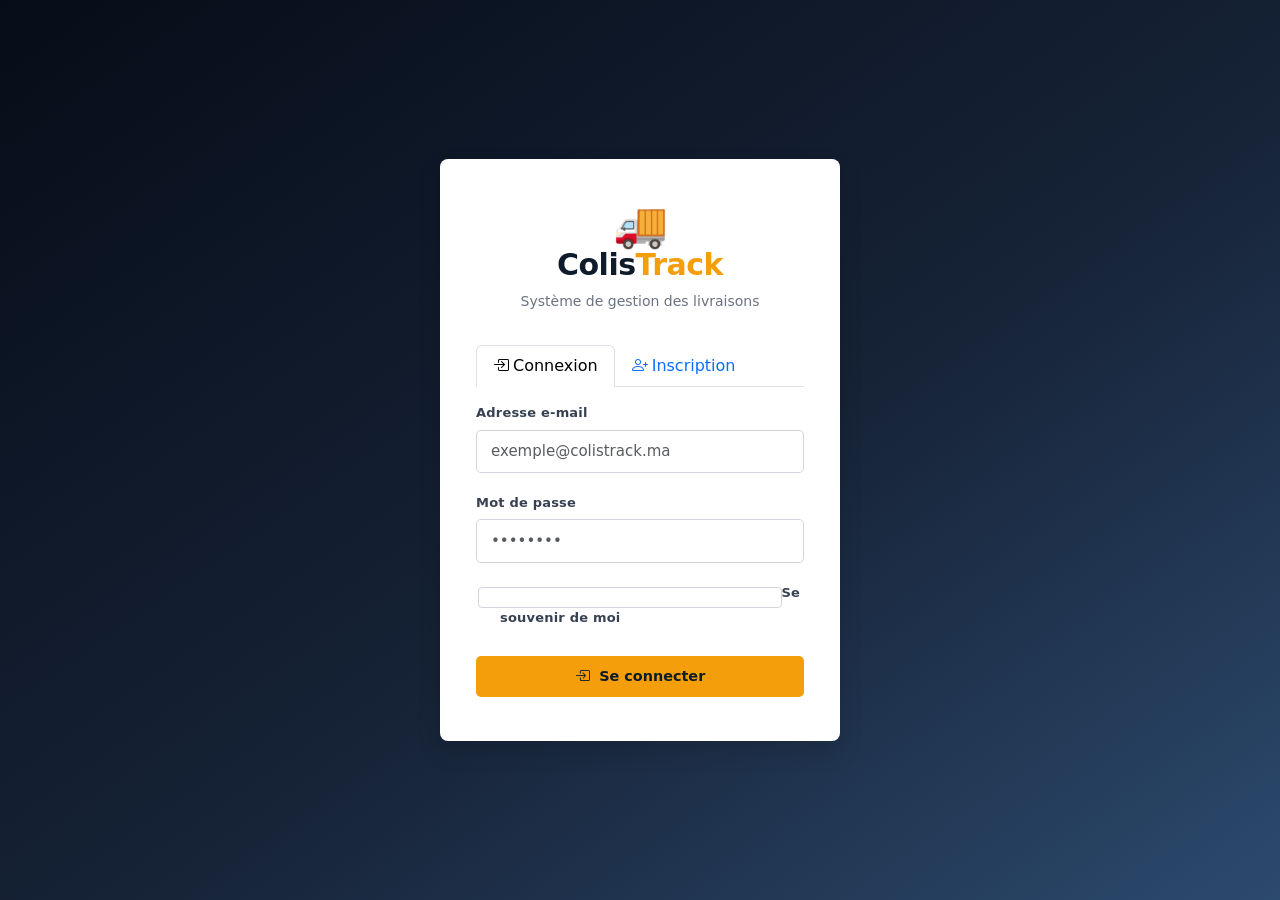
<file: pages/livraisons.html>
<!DOCTYPE html>
<html lang="fr">
<head>
    <meta charset="UTF-8">
    <meta name="viewport" content="width=device-width, initial-scale=1.0">
    <title>ColisTrack | Livraisons</title>

    <link rel="stylesheet" href="https://cdn.jsdelivr.net/npm/bootstrap@5.3.2/dist/css/bootstrap.min.css">
    <link rel="stylesheet" href="https://cdn.jsdelivr.net/npm/bootstrap-icons@1.11.3/font/bootstrap-icons.min.css">
    <link rel="stylesheet" href="../assets/css/styles.css">
</head>
<body>

<!-- ══════════════════════════════════════════════════════════════════════
     Barre de navigation
══════════════════════════════════════════════════════════════════════ -->
<header class="app-header">

    <a href="dashboard.html" class="brand">🚚 Colis<span>Track</span></a>

    <nav>
        <a href="dashboard.html">
            <i class="bi bi-speedometer2"></i> Tableau de bord
        </a>
        <a href="livraisons.html" class="active">
            <i class="bi bi-box-seam"></i> Livraisons
        </a>
        <a href="coursiers.html" class="admin-seulement">
            <i class="bi bi-people"></i> Coursiers
        </a>
         <a href="salaires.html" class="admin-seulement">
            <i class="bi bi-cash-coin"></i> Salaires
        </a>
    </nav>

    <div class="d-flex align-items-center gap-3">
        <span style="color: rgba(255,255,255,0.65); font-size: 0.875rem;">
            <i class="bi bi-person-circle me-1"></i>
            <span id="nom-utilisateur"></span>
        </span>
        <button class="logout-btn" onclick="deconnecter()">
            <i class="bi bi-box-arrow-right me-1"></i>Déconnexion
        </button>
    </div>

</header>

<!-- ══════════════════════════════════════════════════════════════════════
     Contenu principal
══════════════════════════════════════════════════════════════════════ -->
<main class="page-content">

    <!-- ── En-tête de page ─────────────────────────────────────────── -->
    <div class="page-header">
        <h2>Gestion des Livraisons</h2>
        <button class="btn btn-primary admin-seulement" id="btn-nouvelle">
            <i class="bi bi-plus-lg me-1"></i>Nouvelle livraison
        </button>
    </div>

    <!-- ── Barre de filtres ─────────────────────────────────────────── -->
    <div class="mb-4"
         style="background: var(--white); border-radius: var(--radius);
                padding: 1.25rem 1.5rem; box-shadow: var(--shadow-sm);">

        <div class="d-flex gap-3 flex-wrap align-items-end">

            <!-- Mois -->
            <div>
                <label class="form-label mb-1" style="font-size: 0.8125rem; font-weight: 600; color: var(--gray-700);">
                    Mois
                </label>
                <input type="month" id="filter-month" class="form-control"
                       style="min-width: 160px;">
            </div>

            <!-- Coursier (admins seulement) -->
            <div class="admin-seulement">
                <label class="form-label mb-1" style="font-size: 0.8125rem; font-weight: 600; color: var(--gray-700);">
                    Coursier
                </label>
                <select id="filter-coursier" class="form-select" style="min-width: 210px;">
                    <option value="">Tous les coursiers</option>
                    <!-- rempli par livraisons.js -->
                </select>
            </div>

            <!-- Statut -->
            <div>
                <label class="form-label mb-1" style="font-size: 0.8125rem; font-weight: 600; color: var(--gray-700);">
                    Statut
                </label>
                <select id="filter-statut" class="form-select" style="min-width: 170px;">
                    <option value="">Tous les statuts</option>
                    <option value="Livré">Livré</option>
                    <option value="En attente">En attente</option>
                    <option value="Retourné">Retourné</option>
                </select>
            </div>

            <!-- Actions de filtre -->
            <div class="d-flex gap-2">
                <button class="btn btn-primary" id="btn-filter">
                    <i class="bi bi-funnel me-1"></i>Filtrer
                </button>
                <button class="btn btn-outline" id="btn-reset">
                    <i class="bi bi-arrow-counterclockwise me-1"></i>Réinitialiser
                </button>
            </div>

        </div>
    </div>

    <!-- ── Tableau des livraisons ───────────────────────────────────── -->
    <div class="table-wrapper">
        <table>
            <thead>
                <tr>
                    <th style="width: 130px;">Référence</th>
                    <th>Coursier</th>
                    <th>Date</th>
                    <th>Nombre de colis</th>
                    <th>Statut</th>
                    <th class="admin-seulement" style="width: 110px;">Actions</th>
                </tr>
            </thead>
            <tbody id="livraisons-body">
                <!-- rempli par livraisons.js -->
            </tbody>
        </table>
    </div>

</main>

<!-- ══════════════════════════════════════════════════════════════════════
     Modal — Ajouter / Modifier une livraison
══════════════════════════════════════════════════════════════════════ -->
<div class="modal fade" id="modal-livraison" tabindex="-1"
     aria-labelledby="modal-titre" aria-hidden="true">
    <div class="modal-dialog modal-dialog-centered">
        <div class="modal-content" style="border: none; border-radius: var(--radius); overflow: hidden;">

            <!-- En-tête -->
            <div class="modal-header" style="background: var(--navy-900); border-bottom: none;">
                <h5 class="modal-title text-white fw-bold" id="modal-titre">
                    Nouvelle livraison
                </h5>
                <button type="button" class="btn-close btn-close-white"
                        data-bs-dismiss="modal" aria-label="Fermer"></button>
            </div>

            <!-- Corps -->
            <div class="modal-body p-4">
                <form id="form-livraison" novalidate>

                    <!-- Champ caché — id de la livraison (vide = mode ajout) -->
                    <input type="hidden" id="livraison-id">

                    <!-- Coursier -->
                    <div class="form-group">
                        <label for="livraison-coursier">Coursier</label>
                        <select id="livraison-coursier" class="form-select" required>
                            <option value="" disabled selected>Sélectionner un coursier</option>
                            <!-- rempli par livraisons.js -->
                        </select>
                        <div class="invalid-feedback">
                            Veuillez sélectionner un coursier.
                        </div>
                    </div>

                    <!-- Date -->
                    <div class="form-group">
                        <label for="livraison-date">Date de livraison</label>
                        <input type="date" id="livraison-date" class="form-control" required>
                        <div class="invalid-feedback">
                            La date est requise.
                        </div>
                    </div>

                    <!-- Nombre de colis -->
                    <div class="form-group">
                        <label for="livraison-colis">Nombre de colis</label>
                        <input type="number" id="livraison-colis" class="form-control"
                               min="0" placeholder="Ex : 10" required>
                        <div class="invalid-feedback">
                            Le nombre de colis est requis (minimum 0).
                        </div>
                    </div>

                    <!-- Statut -->
                    <div class="form-group mb-0">
                        <label for="livraison-statut">Statut</label>
                        <select id="livraison-statut" class="form-select">
                            <option value="Livré">Livré</option>
                            <option value="En attente">En attente</option>
                            <option value="Retourné">Retourné</option>
                        </select>
                    </div>

                </form>
            </div>

            <!-- Pied de page -->
            <div class="modal-footer" style="border-top: 1px solid var(--gray-200);">
                <button type="button" class="btn btn-outline" data-bs-dismiss="modal">
                    Annuler
                </button>
                <button type="button" class="btn btn-primary" id="btn-save">
                    <i class="bi bi-check2 me-1"></i>Enregistrer
                </button>
            </div>

        </div>
    </div>
</div>

<!-- ── Scripts ──────────────────────────────────────────────────────────── -->
<script src="https://code.jquery.com/jquery-3.7.1.min.js"></script>
<script src="https://cdn.jsdelivr.net/npm/bootstrap@5.3.2/dist/js/bootstrap.bundle.min.js"></script>
<script src="../scripts/session.js"></script>
<script src="../scripts/db.js"></script>
<script src="../scripts/livraisons.js"></script>

</body>
</html>
</file>
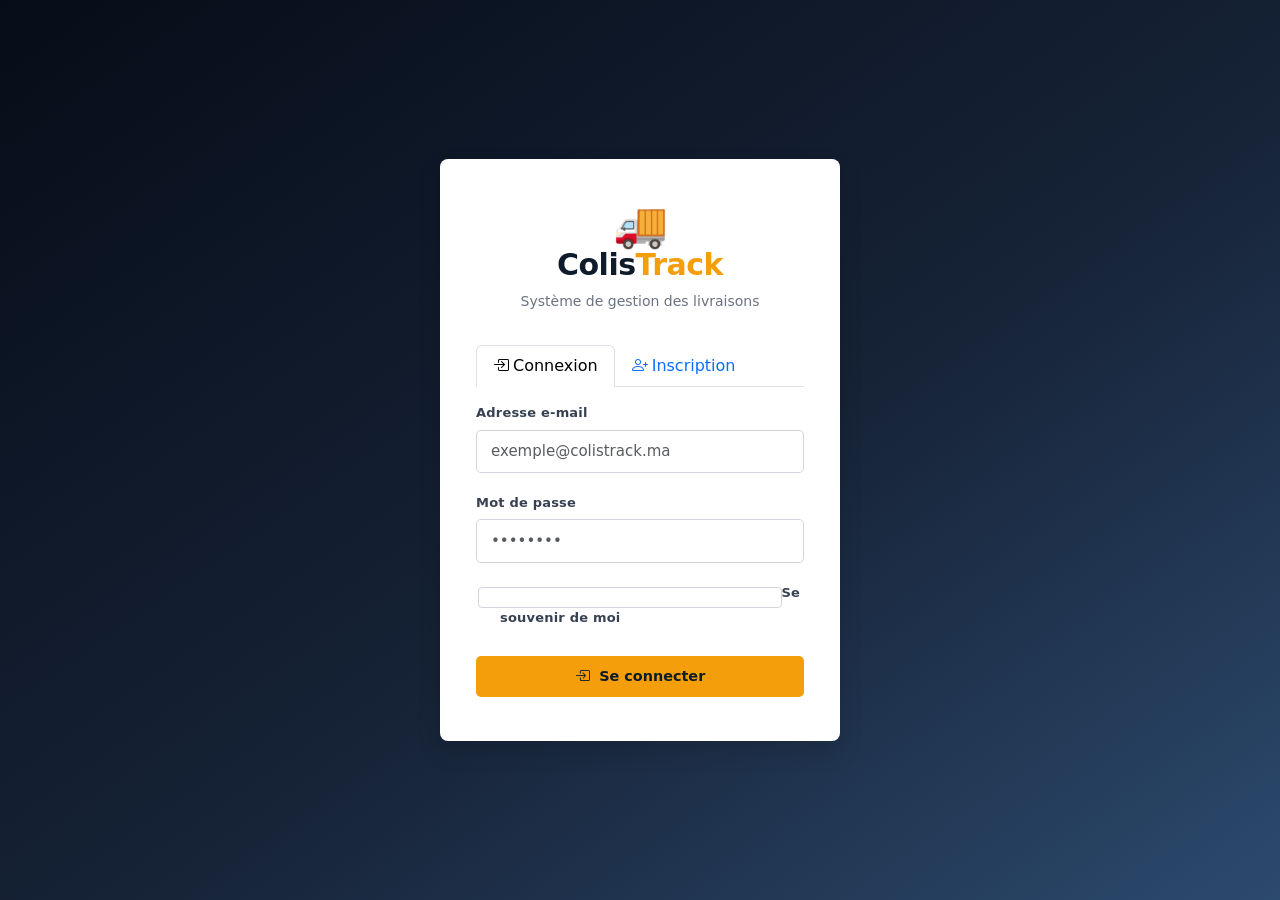
<file: pages/salaires.html>
<!DOCTYPE html>
<html lang="fr">
<head>
    <meta charset="UTF-8">
    <meta name="viewport" content="width=device-width, initial-scale=1.0">
    <title>ColisTrack | Salaires</title>

    <link rel="stylesheet" href="https://cdn.jsdelivr.net/npm/bootstrap@5.3.2/dist/css/bootstrap.min.css">
    <link rel="stylesheet" href="https://cdn.jsdelivr.net/npm/bootstrap-icons@1.11.3/font/bootstrap-icons.min.css">
    <link rel="stylesheet" href="../assets/css/styles.css">

    <style>
        /* Override the global dark-navy thead for the rules card table */
        .table-regles thead { background: var(--gray-100); }
        .table-regles thead th {
            color: var(--gray-700);
            text-transform: none;
            letter-spacing: 0;
            font-size: 0.8125rem;
            border-bottom: 2px solid var(--gray-200);
        }
        .table-regles tbody td {
            font-size: 0.9rem;
            padding: 0.625rem 1rem;
        }
        .table-regles tbody tr:last-child { border-bottom: none; }

        /* Detail modal — colored rows in the day-by-day table */
        .detail-row-bonus   { background: rgba(16, 185, 129, 0.07); }
        .detail-row-penalty { background: rgba(239,  68,  68, 0.07); }
    </style>
</head>
<body>

<!-- ══════════════════════════════════════════════════════════════════════
     Barre de navigation
══════════════════════════════════════════════════════════════════════ -->
<header class="app-header">

    <a href="dashboard.html" class="brand">🚚 Colis<span>Track</span></a>

    <nav>
        <a href="dashboard.html">
            <i class="bi bi-speedometer2"></i> Tableau de bord
        </a>
        <a href="livraisons.html">
            <i class="bi bi-box-seam"></i> Livraisons
        </a>
        <a href="coursiers.html" class="admin-seulement">
            <i class="bi bi-people"></i> Coursiers
        </a>
        <a href="salaires.html" class="active">
            <i class="bi bi-cash-coin"></i> Salaires
        </a>
    </nav>

    <div class="d-flex align-items-center gap-3">
        <span style="color: rgba(255,255,255,0.65); font-size: 0.875rem;">
            <i class="bi bi-person-circle me-1"></i>
            <span id="nom-utilisateur"></span>
        </span>
        <button class="logout-btn" onclick="deconnecter()">
            <i class="bi bi-box-arrow-right me-1"></i>Déconnexion
        </button>
    </div>

</header>

<!-- ══════════════════════════════════════════════════════════════════════
     Contenu principal
══════════════════════════════════════════════════════════════════════ -->
<main class="page-content">

    <!-- ── En-tête de page ─────────────────────────────────────────── -->
    <div class="page-header">
        <div>
            <h2>Calcul des Salaires</h2>
            <div class="d-flex align-items-center gap-2 mt-1">
                <span class="zone-badge zone-a">A</span>
                <span style="font-size: 0.8125rem; color: var(--gray-500);">10 colis / tournée</span>
                <span style="color: var(--gray-300); margin: 0 4px;">|</span>
                <span class="zone-badge zone-b">B</span>
                <span style="font-size: 0.8125rem; color: var(--gray-500);">8 colis / tournée</span>
            </div>
        </div>
    </div>

    <!-- ── Carte des règles de calcul ──────────────────────────────── -->
    <div class="mb-4"
         style="background: var(--white); border-radius: var(--radius);
                padding: 1.5rem; box-shadow: var(--shadow-sm);">

        <div style="font-size: 0.9375rem; font-weight: 700; color: var(--navy-900);
                    margin-bottom: 1rem; padding-bottom: 0.625rem;
                    border-bottom: 2px solid var(--amber-500); display: inline-block;">
            <i class="bi bi-info-circle me-2" style="color: var(--amber-500);"></i>
            Règles de calcul applicables
        </div>

        <div class="table-wrapper table-regles">
            <table>
                <thead>
                    <tr>
                        <th>Règle</th>
                        <th>Zone A</th>
                        <th>Zone B</th>
                    </tr>
                </thead>
                <tbody>
                    <tr>
                        <td><strong>Quota journalier</strong></td>
                        <td>10 colis / tournée</td>
                        <td>8 colis / tournée</td>
                    </tr>
                    <tr>
                        <td><strong>Pénalité</strong></td>
                        <td colspan="2">
                            <span class="amount-penalty">−10 DH</span>
                            par colis manquant sous le quota
                        </td>
                    </tr>
                    <tr>
                        <td><strong>Bonus excédent</strong></td>
                        <td colspan="2">
                            <span class="amount-bonus">+15 DH</span>
                            par colis supplémentaire au-dessus du quota
                        </td>
                    </tr>
                    <tr>
                        <td><strong>Prime carburant</strong></td>
                        <td colspan="2">
                            <span class="amount-bonus">+5 %</span>
                            du total du bonus brut (appliqué une seule fois)
                        </td>
                    </tr>
                    <tr>
                        <td><strong>Statuts comptabilisés</strong></td>
                        <td colspan="2">
                            <span class="status-badge status-livre">Livré uniquement</span>
                            — Les tournées « En attente » et « Retournée » sont ignorées
                        </td>
                    </tr>
                </tbody>
            </table>
        </div>
    </div>

    <!-- ── Barre de filtre ──────────────────────────────────────────── -->
    <div class="mb-4"
         style="background: var(--white); border-radius: var(--radius);
                padding: 1.25rem 1.5rem; box-shadow: var(--shadow-sm);">

        <div class="d-flex gap-3 flex-wrap align-items-end">

            <!-- Mois -->
            <div>
                <label class="form-label mb-1"
                       style="font-size: 0.8125rem; font-weight: 600; color: var(--gray-700);">
                    Mois
                </label>
                <input type="month" id="sal-month" class="form-control" style="min-width: 160px;">
            </div>

            <!-- Coursier -->
            <div>
                <label class="form-label mb-1"
                       style="font-size: 0.8125rem; font-weight: 600; color: var(--gray-700);">
                    Coursier
                </label>
                <select id="sal-coursier" class="form-select" style="min-width: 220px;">
                    <option value="">Tous les coursiers</option>
                    <!-- rempli par salaires.js -->
                </select>
            </div>

            <!-- Calculer -->
            <div>
                <button class="btn btn-primary" id="btn-calculer">
                    <i class="bi bi-calculator me-1"></i>Calculer
                </button>
            </div>

        </div>
    </div>

    <!-- ── Tableau des résultats ────────────────────────────────────── -->
    <div class="table-wrapper">
        <table id="table-salaires">
            <thead>
                <tr>
                    <th>Coursier</th>
                    <th style="width: 70px;">Zone</th>
                    <th>Salaire de base</th>
                    <th style="width: 110px;">Jours travaillés</th>
                    <th style="width: 110px;">Total colis</th>
                    <th style="width: 120px;">Pénalités DH</th>
                    <th style="width: 110px;">Bonus DH</th>
                    <th style="width: 140px;">Prime carburant DH</th>
                    <th style="width: 140px;">Salaire Final DH</th>
                    <th style="width: 80px;">Détail</th>
                </tr>
            </thead>
            <tbody id="salaires-body">
                <!-- rempli par salaires.js -->
            </tbody>
            <tfoot id="salaires-footer">
                <!-- rempli par salaires.js -->
            </tfoot>
        </table>
    </div>

</main>

<!-- ══════════════════════════════════════════════════════════════════════
     Modal — Détail jour par jour
══════════════════════════════════════════════════════════════════════ -->
<div class="modal fade" id="modal-detail" tabindex="-1"
     aria-labelledby="detail-titre" aria-hidden="true">
    <div class="modal-dialog modal-xl modal-dialog-centered modal-dialog-scrollable">
        <div class="modal-content" style="border: none; border-radius: var(--radius); overflow: hidden;">

            <div class="modal-header" style="background: var(--navy-900); border-bottom: none;">
                <h5 class="modal-title text-white fw-bold" id="detail-titre">
                    Détail du mois
                </h5>
                <button type="button" class="btn-close btn-close-white"
                        data-bs-dismiss="modal" aria-label="Fermer"></button>
            </div>

            <!-- Corps rempli dynamiquement par salaires.js -->
            <div class="modal-body p-4" id="detail-body">
            </div>

            <div class="modal-footer" style="border-top: 1px solid var(--gray-200);">
                <button type="button" class="btn btn-outline" data-bs-dismiss="modal">
                    Fermer
                </button>
            </div>

        </div>
    </div>
</div>

<!-- ── Scripts ──────────────────────────────────────────────────────────── -->
<script src="https://code.jquery.com/jquery-3.7.1.min.js"></script>
<script src="https://cdn.jsdelivr.net/npm/bootstrap@5.3.2/dist/js/bootstrap.bundle.min.js"></script>
<script src="../scripts/session.js"></script>
<script src="../scripts/db.js"></script>
<script src="../scripts/salaires.js"></script>

</body>
</html>
</file>
<file: assets/css/styles.css>
/* ================================================================
   ColisTrack — Design System
   Palette: dark navy + amber accent
   ================================================================ */

:root {
    /* Navy scale */
    --navy-950: #060d18;
    --navy-900: #0d1b2a;
    --navy-800: #162236;
    --navy-700: #1e3248;
    --navy-600: #2c4a6e;

    /* Amber accent */
    --amber-600: #d97706;
    --amber-500: #f59e0b;
    --amber-400: #fbbf24;
    --amber-300: #fcd34d;
    --amber-100: #fef3c7;

    /* Semantic */
    --green-600: #059669;
    --green-500: #10b981;
    --green-100: #d1fae5;
    --red-600:   #dc2626;
    --red-500:   #ef4444;
    --red-100:   #fee2e2;
    --blue-600:  #1d4ed8;
    --blue-100:  #dbeafe;

    /* Neutrals */
    --gray-50:  #f9fafb;
    --gray-100: #f3f4f6;
    --gray-200: #e5e7eb;
    --gray-300: #d1d5db;
    --gray-500: #6b7280;
    --gray-700: #374151;
    --gray-900: #111827;
    --white:    #ffffff;

    /* Tokens */
    --shadow-sm:  0 1px 2px  rgba(0, 0, 0, 0.06);
    --shadow-md:  0 4px 8px  rgba(0, 0, 0, 0.10);
    --shadow-lg:  0 10px 24px rgba(0, 0, 0, 0.14);
    --radius:     8px;
    --radius-sm:  5px;
    --transition: 180ms ease;
}

/* ================================================================
   Reset & base
   ================================================================ */

*, *::before, *::after { box-sizing: border-box; margin: 0; padding: 0; }

body {
    font-family: 'Segoe UI', system-ui, -apple-system, sans-serif;
    background: var(--gray-100);
    color: var(--gray-700);
    line-height: 1.55;
    min-height: 100vh;
}

a { color: inherit; text-decoration: none; }

/* ================================================================
   App shell
   ================================================================ */

.app-header {
    background: var(--navy-900);
    height: 60px;
    padding: 0 1.75rem;
    display: flex;
    align-items: center;
    justify-content: space-between;
    position: sticky;
    top: 0;
    z-index: 100;
    box-shadow: 0 2px 8px rgba(0, 0, 0, 0.35);
}

.app-header .brand {
    font-size: 1.2rem;
    font-weight: 800;
    color: var(--white);
    letter-spacing: -0.4px;
}

.app-header .brand span { color: var(--amber-500); }

.app-header nav { display: flex; align-items: center; gap: 0.25rem; }

.app-header nav a {
    color: rgba(255, 255, 255, 0.65);
    font-size: 0.875rem;
    font-weight: 500;
    padding: 0.4rem 0.875rem;
    border-radius: var(--radius-sm);
    transition: color var(--transition), background var(--transition);
}

.app-header nav a:hover {
    color: var(--amber-400);
    background: rgba(255, 255, 255, 0.06);
}

.app-header nav a.active {
    color: var(--amber-400);
    background: rgba(245, 158, 11, 0.12);
}

.app-header .logout-btn {
    color: rgba(255, 255, 255, 0.55);
    background: none;
    border: 1px solid rgba(255, 255, 255, 0.18);
    border-radius: var(--radius-sm);
    padding: 0.35rem 0.85rem;
    font-size: 0.8125rem;
    cursor: pointer;
    transition: color var(--transition), border-color var(--transition), background var(--transition);
}

.app-header .logout-btn:hover {
    color: var(--white);
    border-color: rgba(255, 255, 255, 0.45);
    background: rgba(255, 255, 255, 0.08);
}

/* ================================================================
   Page content wrapper
   ================================================================ */

.page-content {
    padding: 2rem 1.75rem;
    max-width: 1280px;
    margin: 0 auto;
}

/* ----------------------------------------------------------------
   Flex page header — title on left, action button on right
   ---------------------------------------------------------------- */

.page-header {
    display: flex;
    align-items: center;
    justify-content: space-between;
    flex-wrap: wrap;
    gap: 1rem;
    margin-bottom: 1.75rem;
}

.page-header h2 {
    font-size: 1.5rem;
    font-weight: 700;
    color: var(--navy-900);
    letter-spacing: -0.3px;
}

.page-header h2 span {
    font-size: 0.9rem;
    font-weight: 400;
    color: var(--gray-500);
    margin-left: 0.5rem;
}

/* ================================================================
   Login page
   ================================================================ */

.login-wrapper {
    min-height: 100vh;
    display: flex;
    align-items: center;
    justify-content: center;
    background: linear-gradient(
        145deg,
        var(--navy-950)  0%,
        var(--navy-800) 55%,
        var(--navy-600) 100%
    );
    padding: 1.5rem;
}

.login-card {
    background: var(--white);
    border-radius: var(--radius);
    padding: 2.75rem 2.25rem;
    width: 100%;
    max-width: 400px;
    box-shadow: var(--shadow-lg);
}

.login-logo {
    text-align: center;
    margin-bottom: 2rem;
}

.login-logo h1 {
    font-size: 1.875rem;
    font-weight: 800;
    color: var(--navy-900);
    letter-spacing: -0.5px;
}

.login-logo h1 span { color: var(--amber-500); }

.login-logo p {
    font-size: 0.875rem;
    color: var(--gray-500);
    margin-top: 0.375rem;
}

/* ================================================================
   Forms
   ================================================================ */

.form-group { margin-bottom: 1.25rem; }

.form-group label {
    display: block;
    font-size: 0.8125rem;
    font-weight: 600;
    color: var(--gray-700);
    margin-bottom: 0.375rem;
    letter-spacing: 0.2px;
}

.form-group input,
.form-group select,
.form-group textarea {
    width: 100%;
    padding: 0.6rem 0.875rem;
    border: 1.5px solid var(--gray-300);
    border-radius: var(--radius-sm);
    font-size: 0.9375rem;
    color: var(--gray-900);
    background: var(--white);
    transition: border-color var(--transition), box-shadow var(--transition);
    outline: none;
    -webkit-appearance: none;
    appearance: none;
}

.form-group select {
    background-image: url("data:image/svg+xml,%3Csvg xmlns='http://www.w3.org/2000/svg' viewBox='0 0 16 16'%3E%3Cpath fill='none' stroke='%236b7280' stroke-width='1.5' d='M4 6l4 4 4-4'/%3E%3C/svg%3E");
    background-repeat: no-repeat;
    background-position: right 0.75rem center;
    background-size: 1rem;
    padding-right: 2.25rem;
}

.form-group input:focus,
.form-group select:focus,
.form-group textarea:focus {
    border-color: var(--amber-500);
    box-shadow: 0 0 0 3px rgba(245, 158, 11, 0.18);
}

.form-row {
    display: grid;
    grid-template-columns: 1fr 1fr;
    gap: 1rem;
}

/* ================================================================
   Buttons
   ================================================================ */

.btn {
    display: inline-flex;
    align-items: center;
    justify-content: center;
    gap: 0.4rem;
    padding: 0.6rem 1.25rem;
    border: none;
    border-radius: var(--radius-sm);
    font-size: 0.9rem;
    font-weight: 600;
    cursor: pointer;
    transition: background var(--transition), transform var(--transition), box-shadow var(--transition);
    white-space: nowrap;
}

.btn:active { transform: translateY(1px); }

.btn-primary {
    background: var(--amber-500);
    color: var(--navy-900);
}

.btn-primary:hover {
    background: var(--amber-400);
    box-shadow: 0 4px 12px rgba(245, 158, 11, 0.35);
}

.btn-secondary {
    background: var(--navy-800);
    color: var(--white);
}

.btn-secondary:hover { background: var(--navy-700); }

.btn-outline {
    background: transparent;
    color: var(--gray-700);
    border: 1.5px solid var(--gray-300);
}

.btn-outline:hover { border-color: var(--gray-500); background: var(--gray-50); }

.btn-danger {
    background: var(--red-500);
    color: var(--white);
}

.btn-danger:hover { background: var(--red-600); }

.btn-success {
    background: var(--green-500);
    color: var(--white);
}

.btn-success:hover { background: var(--green-600); }

.btn-sm {
    padding: 0.35rem 0.75rem;
    font-size: 0.8rem;
}

.btn-full { width: 100%; }

/* ================================================================
   Stat cards — hover lift with colored left border
   ================================================================ */

.stats-grid {
    display: grid;
    grid-template-columns: repeat(auto-fit, minmax(220px, 1fr));
    gap: 1rem;
    margin-bottom: 2rem;
}

.stat-card {
    background: var(--white);
    border-radius: var(--radius);
    padding: 1.25rem 1.5rem;
    border-left: 4px solid var(--amber-500);
    box-shadow: var(--shadow-sm);
    transition: transform var(--transition), box-shadow var(--transition);
}

.stat-card:hover {
    transform: translateY(-4px);
    box-shadow: var(--shadow-lg);
}

.stat-card.accent-amber  { border-left-color: var(--amber-500); }
.stat-card.accent-green  { border-left-color: var(--green-500); }
.stat-card.accent-red    { border-left-color: var(--red-500);   }
.stat-card.accent-navy   { border-left-color: var(--navy-600);  }
.stat-card.accent-blue   { border-left-color: var(--blue-600);  }

.stat-card .stat-label {
    font-size: 0.7rem;
    font-weight: 700;
    text-transform: uppercase;
    letter-spacing: 0.7px;
    color: var(--gray-500);
    margin-bottom: 0.5rem;
}

.stat-card .stat-value {
    font-size: 1.875rem;
    font-weight: 800;
    color: var(--navy-900);
    line-height: 1;
}

.stat-card .stat-sub {
    font-size: 0.8rem;
    color: var(--gray-500);
    margin-top: 0.4rem;
}

/* ================================================================
   Data table
   ================================================================ */

.table-wrapper {
    background: var(--white);
    border-radius: var(--radius);
    box-shadow: var(--shadow-sm);
    overflow: hidden;
}

table {
    width: 100%;
    border-collapse: collapse;
}

thead { background: var(--navy-900); }

thead th {
    color: rgba(255, 255, 255, 0.88);
    padding: 0.875rem 1.125rem;
    text-align: left;
    font-size: 0.75rem;
    font-weight: 700;
    text-transform: uppercase;
    letter-spacing: 0.6px;
    white-space: nowrap;
}

tbody tr {
    border-bottom: 1px solid var(--gray-200);
    transition: background var(--transition);
}

tbody tr:last-child { border-bottom: none; }

tbody tr:hover { background: rgba(245, 158, 11, 0.04); }

tbody td {
    padding: 0.875rem 1.125rem;
    font-size: 0.9375rem;
    color: var(--gray-700);
    vertical-align: middle;
}

tfoot td {
    padding: 0.875rem 1.125rem;
    font-weight: 700;
    color: var(--navy-900);
    border-top: 2px solid var(--gray-200);
    background: var(--gray-50);
}

/* ================================================================
   Zone badges — A (amber) vs B (blue)
   ================================================================ */

.zone-badge {
    display: inline-flex;
    align-items: center;
    justify-content: center;
    width: 26px;
    height: 26px;
    border-radius: 50%;
    font-size: 0.75rem;
    font-weight: 800;
    flex-shrink: 0;
}

.zone-a {
    background: rgba(245, 158, 11, 0.15);
    color: #92400e;
    border: 1.5px solid rgba(245, 158, 11, 0.45);
}

.zone-b {
    background: rgba(59, 130, 246, 0.12);
    color: var(--blue-600);
    border: 1.5px solid rgba(59, 130, 246, 0.35);
}

/* ================================================================
   Status badges
   ================================================================ */

.status-badge {
    display: inline-block;
    padding: 0.2rem 0.65rem;
    border-radius: 100px;
    font-size: 0.77rem;
    font-weight: 700;
    letter-spacing: 0.2px;
}

.status-livre    { background: var(--green-100); color: #065f46; }
.status-attente  { background: var(--amber-100); color: #92400e; }
.status-retourne { background: var(--red-100);   color: #991b1b; }

/* ================================================================
   Amount utility classes
   ================================================================ */

.amount-bonus   { color: var(--green-600); font-weight: 700; }
.amount-penalty { color: var(--red-600);   font-weight: 700; }
.amount-neutral { color: var(--gray-500);  font-weight: 500; }

/* ================================================================
   Calculation summary box
   ================================================================ */

.calc-summary {
    background: var(--white);
    border-radius: var(--radius);
    border: 1px solid var(--gray-200);
    padding: 1.5rem;
    box-shadow: var(--shadow-sm);
}

.calc-summary .calc-title {
    display: inline-block;
    font-size: 0.9375rem;
    font-weight: 700;
    color: var(--navy-900);
    margin-bottom: 1.125rem;
    padding-bottom: 0.625rem;
    border-bottom: 2px solid var(--amber-500);
}

.calc-row {
    display: flex;
    align-items: center;
    justify-content: space-between;
    padding: 0.5rem 0;
    font-size: 0.9rem;
    color: var(--gray-700);
    border-bottom: 1px dashed var(--gray-200);
}

.calc-row:last-of-type { border-bottom: none; }

.calc-row .calc-label { color: var(--gray-500); }

.calc-row.calc-total {
    margin-top: 0.625rem;
    padding-top: 0.875rem;
    border-top: 2px solid var(--navy-900);
    font-size: 1.0625rem;
    font-weight: 800;
    color: var(--navy-900);
    border-bottom: none;
}

/* ================================================================
   Alerts
   ================================================================ */

.alert {
    padding: 0.875rem 1rem;
    border-radius: var(--radius-sm);
    font-size: 0.875rem;
    font-weight: 500;
    margin-bottom: 1.125rem;
    border-left: 3px solid transparent;
}

.alert-error {
    background: var(--red-100);
    color: #991b1b;
    border-left-color: var(--red-500);
}

.alert-success {
    background: var(--green-100);
    color: #065f46;
    border-left-color: var(--green-500);
}

.alert-warning {
    background: var(--amber-100);
    color: #92400e;
    border-left-color: var(--amber-500);
}

/* ================================================================
   Modal (generic)
   ================================================================ */

.modal-overlay {
    position: fixed;
    inset: 0;
    background: rgba(6, 13, 24, 0.65);
    display: flex;
    align-items: center;
    justify-content: center;
    z-index: 200;
    padding: 1rem;
}

.modal {
    background: var(--white);
    border-radius: var(--radius);
    padding: 2rem;
    width: 100%;
    max-width: 480px;
    box-shadow: var(--shadow-lg);
}

.modal-header {
    display: flex;
    align-items: center;
    justify-content: space-between;
    margin-bottom: 1.5rem;
}

.modal-header h3 {
    font-size: 1.125rem;
    font-weight: 700;
    color: var(--navy-900);
}

.modal-close {
    background: none;
    border: none;
    color: var(--gray-500);
    cursor: pointer;
    font-size: 1.25rem;
    line-height: 1;
    padding: 0.25rem;
    border-radius: var(--radius-sm);
    transition: color var(--transition), background var(--transition);
}

.modal-close:hover { color: var(--gray-900); background: var(--gray-100); }

.modal-footer {
    display: flex;
    gap: 0.75rem;
    justify-content: flex-end;
    margin-top: 1.5rem;
}

/* ================================================================
   Utility helpers
   ================================================================ */

.hidden { display: none !important; }

.text-center { text-align: center; }

.text-muted { color: var(--gray-500); font-size: 0.875rem; }

.fw-bold { font-weight: 700; }

.mt-1 { margin-top: 0.5rem;  }
.mt-2 { margin-top: 1rem;    }
.mt-3 { margin-top: 1.5rem;  }
.mb-1 { margin-bottom: 0.5rem;  }
.mb-2 { margin-bottom: 1rem;    }
.mb-3 { margin-bottom: 1.5rem;  }

/* ================================================================
   Responsive breakpoints
   ================================================================ */

@media (max-width: 768px) {
    .page-content { padding: 1.25rem 1rem; }

    .page-header {
        flex-direction: column;
        align-items: flex-start;
    }

    .stats-grid {
        grid-template-columns: 1fr 1fr;
    }

    .table-wrapper { overflow-x: auto; }

    table { min-width: 560px; }

    .form-row { grid-template-columns: 1fr; }

    .modal { padding: 1.5rem; }
}

@media (max-width: 480px) {
    .stats-grid { grid-template-columns: 1fr; }

    .app-header { padding: 0 1rem; }

    .login-card { padding: 2rem 1.25rem; }
}
</file>
